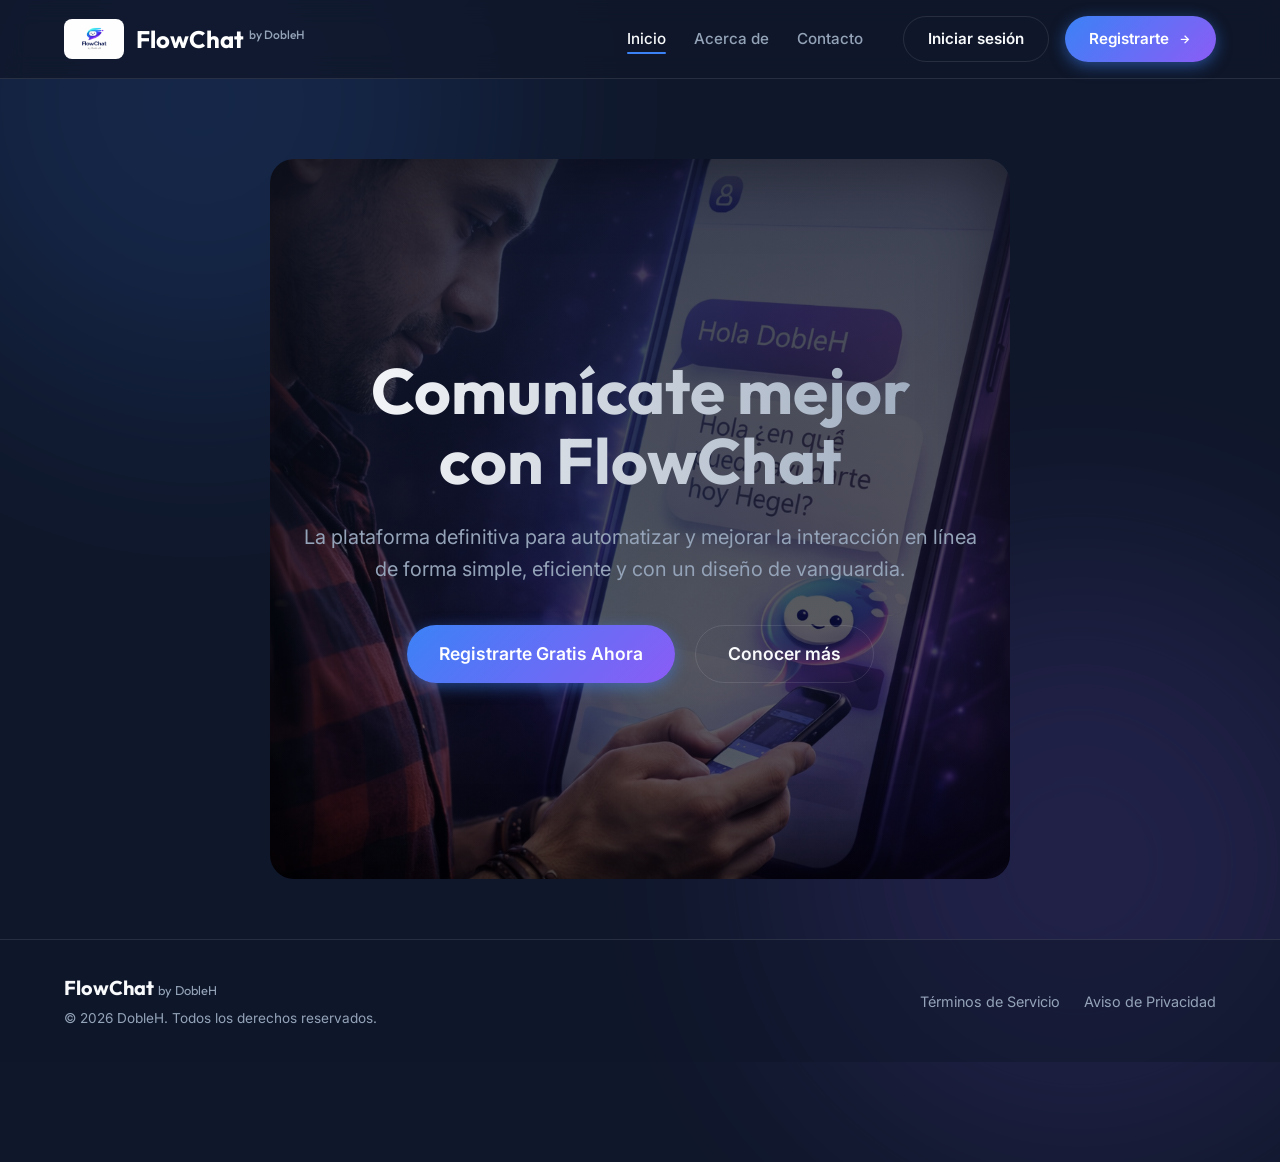
<file: index.html>
<!DOCTYPE html>
<html lang="es">
<head>
    <meta charset="UTF-8">
    <meta name="viewport" content="width=device-width, initial-scale=1.0">
    <title>Inicio - FlowChat by DobleH</title>
    <!-- Google Fonts -->
    <link rel="preconnect" href="https://fonts.googleapis.com">
    <link rel="preconnect" href="https://fonts.gstatic.com" crossorigin>
    <link href="https://fonts.googleapis.com/css2?family=Inter:wght@400;500;600;700&family=Outfit:wght@500;700&display=swap" rel="stylesheet">
    <!-- BoxIcons para iconos -->
    <link href='https://unpkg.com/boxicons@2.1.4/css/boxicons.min.css' rel='stylesheet'>
    <link rel="stylesheet" href="styles.css">
    <style>
        .hero-section {
            display: flex;
            align-items: center;
            justify-content: center;
            min-height: calc(100vh - 180px); /* Ajuste de altura */
            text-align: center;
            flex-direction: column;
            gap: 40px;
            /* Nuevas reglas de fondo (background) */
            background-image: linear-gradient(rgba(15, 23, 42, 0.8), rgba(0, 0, 0, 0.6)), url('mobile-chatbot.png');
            background-size: cover;
            background-position: center;
            background-repeat: no-repeat;
            border-radius: var(--radius-lg);
            margin-top: 20px;
            padding: 60px 20px;
            box-shadow: inset 0 0 80px rgba(0,0,0,0.5); /* Sombra interna para mezclar */
        }

        .hero-title {
            font-size: 4rem;
            line-height: 1.1;
            margin-bottom: 24px;
        }
        
        .hero-subtitle {
            font-size: 1.25rem;
            color: var(--text-secondary);
            max-width: 700px;
            margin: 0 auto 40px;
        }
        
        .hero-actions {
            display: flex;
            gap: 20px;
            justify-content: center;
        }

        @media (max-width: 768px) {
            .hero-title {
                font-size: 2.5rem;
            }
            .hero-actions {
                flex-direction: column;
            }
        }
    </style>
</head>
<body>

    <!-- Header Navigation -->
    <header class="header">
        <div class="container header-content">
            <a href="index.html" class="logo">
                <img src="logo.png" alt="FlowChat Logo">
                <span>FlowChat <span class="badge">by DobleH</span></span>
            </a>
            
            <button class="mobile-menu-btn" id="mobile-menu-btn">
                <i class='bx bx-menu'></i>
            </button>

            <nav class="nav-menu" id="nav-menu">
                <ul class="nav-links">
                    <li><a href="index.html" class="active">Inicio</a></li>
                    <li><a href="acerca-de.html">Acerca de</a></li>
                    <li><a href="contacto.html">Contacto</a></li>
                </ul>
                <div class="nav-auth">
                    <a href="https://flowchat-dh.base44.app" class="btn btn-outline" target="_blank" rel="noopener">Iniciar sesión</a>
                    <a href="https://flowchat-dh.base44.app" class="btn btn-primary btn-glow" target="_blank" rel="noopener">Registrarte <i class='bx bx-right-arrow-alt'></i></a>
                </div>
            </nav>
        </div>
    </header>

    <!-- Main Content -->
    <main class="main-content">
        <section class="container hero-section fade-in">
            <div>
                <h1 class="title hero-title">Comunícate mejor<br>con FlowChat</h1>
                <p class="hero-subtitle">La plataforma definitiva para automatizar y mejorar la interacción en línea de forma simple, eficiente y con un diseño de vanguardia.</p>
                <div class="hero-actions">
                    <a href="https://flowchat-dh.base44.app" class="btn btn-primary" style="padding: 14px 32px; font-size: 1.1rem;" target="_blank">Registrarte Gratis Ahora</a>
                    <a href="acerca-de.html" class="btn btn-outline" style="padding: 14px 32px; font-size: 1.1rem;">Conocer más</a>
                </div>
            </div>
            <!-- La imagen "hero-illustration" fue extraída y convertida en background en el CSS -->
        </section>
    </main>

    <!-- Footer -->
    <footer class="footer">
        <div class="container footer-content">
            <div class="footer-logo">
                <span class="logo-text">FlowChat <span style="font-size:0.8rem; font-weight:normal; color:var(--text-secondary)">by DobleH</span></span>
                <p>© 2026 DobleH. Todos los derechos reservados.</p>
            </div>
            <div class="footer-links">
                <a href="terminos.html">Términos de Servicio</a>
                <a href="privacidad.html">Aviso de Privacidad</a>
            </div>
        </div>
    </footer>

    <script src="script.js"></script>
</body>
</html>
</file>
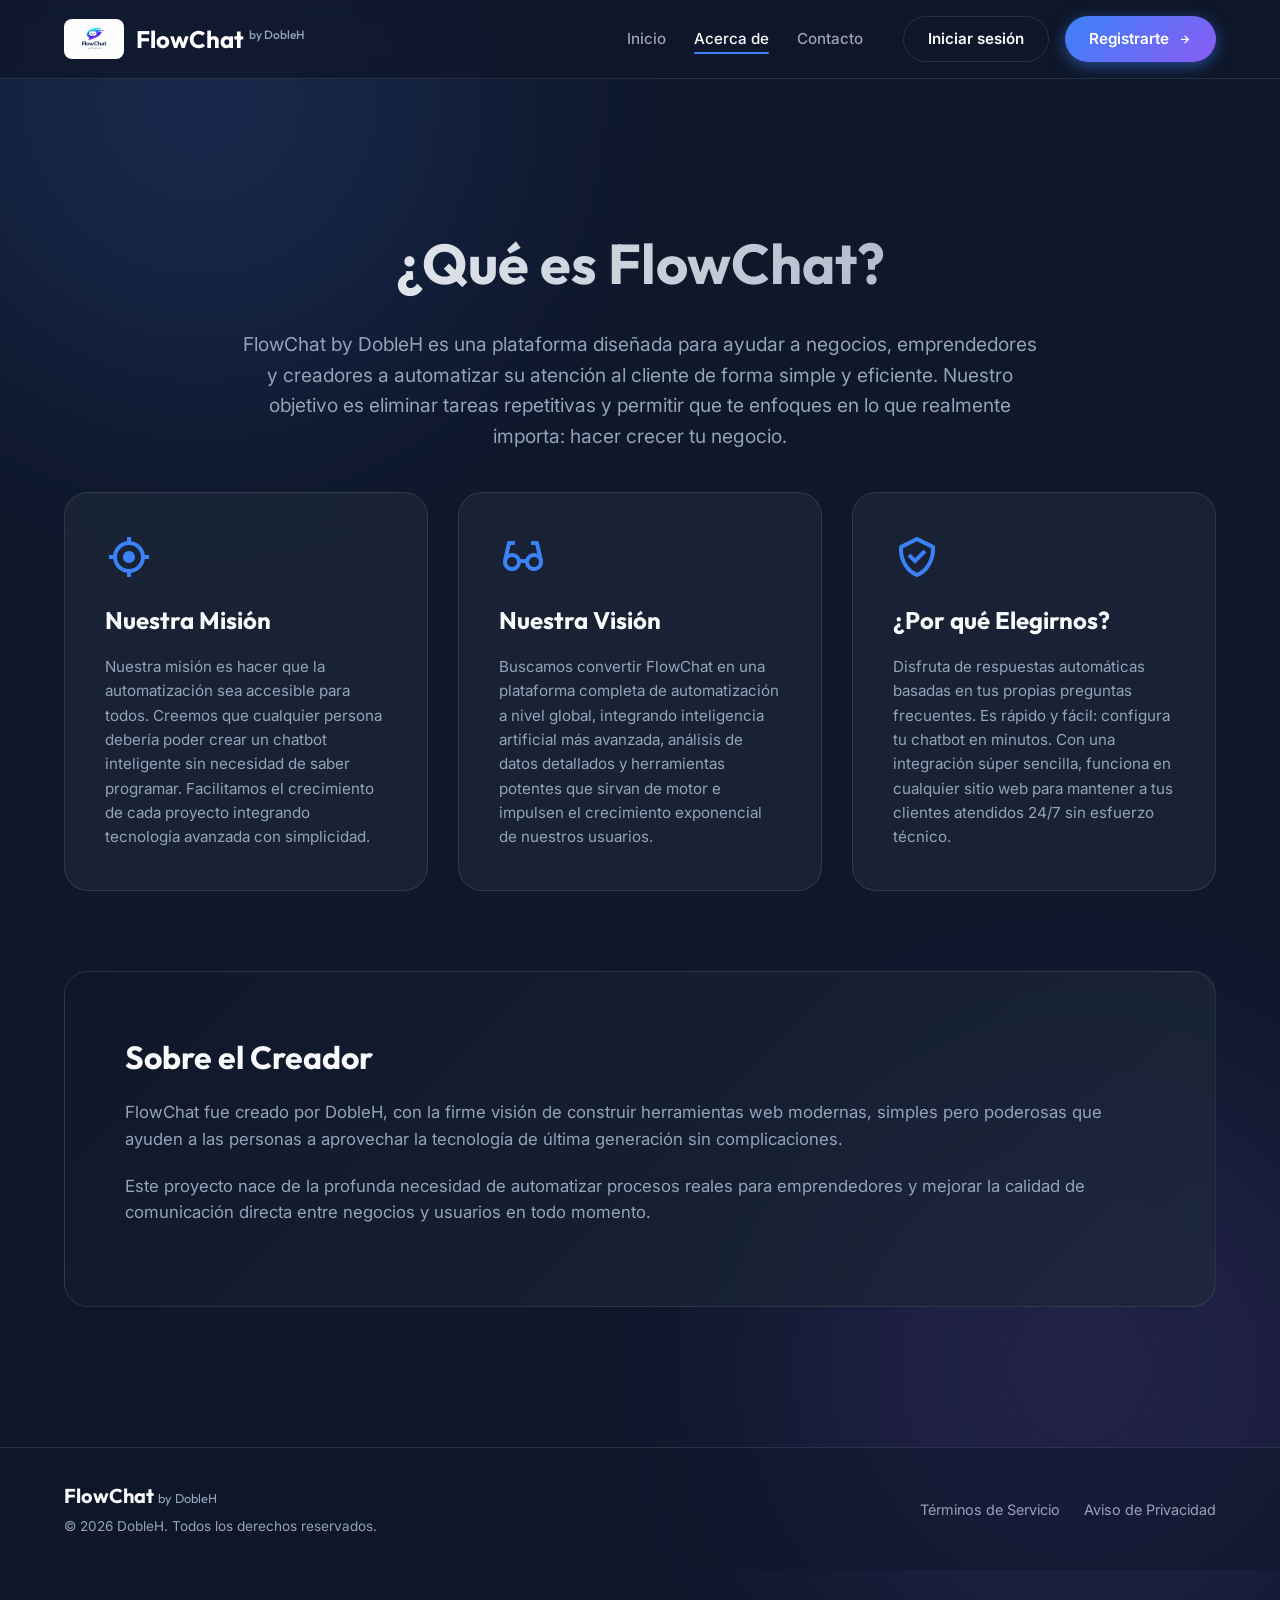
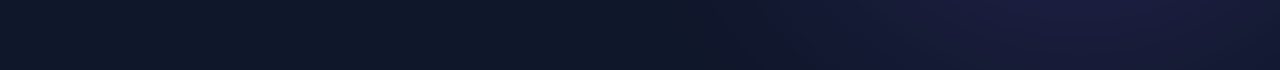
<file: acerca-de.html>
<!DOCTYPE html>
<html lang="es">
<head>
    <meta charset="UTF-8">
    <meta name="viewport" content="width=device-width, initial-scale=1.0">
    <title>Acerca de - FlowChat by DobleH</title>
    <!-- Google Fonts -->
    <link rel="preconnect" href="https://fonts.googleapis.com">
    <link rel="preconnect" href="https://fonts.gstatic.com" crossorigin>
    <link href="https://fonts.googleapis.com/css2?family=Inter:wght@400;500;600;700&family=Outfit:wght@500;700&display=swap" rel="stylesheet">
    <!-- BoxIcons para iconos -->
    <link href='https://unpkg.com/boxicons@2.1.4/css/boxicons.min.css' rel='stylesheet'>
    <link rel="stylesheet" href="styles.css">
    <style>
        .about-header {
            text-align: center;
            padding: 80px 0 40px;
        }

        .about-title {
            font-size: 3.5rem;
            margin-bottom: 20px;
        }

        .about-description {
            font-size: 1.2rem;
            color: var(--text-secondary);
            max-width: 800px;
            margin: 0 auto;
        }

        .about-grid {
            display: grid;
            grid-template-columns: repeat(auto-fit, minmax(300px, 1fr));
            gap: 30px;
            margin-bottom: 80px;
        }

        .about-card {
            background: var(--bg-glass);
            backdrop-filter: blur(16px);
            -webkit-backdrop-filter: blur(16px);
            border: 1px solid var(--border-glass);
            border-radius: var(--radius-lg);
            padding: 40px;
            transition: var(--transition);
        }

        .about-card:hover {
            transform: translateY(-5px);
            box-shadow: 0 10px 30px rgba(0,0,0,0.5);
            border-color: rgba(255, 255, 255, 0.2);
        }

        .about-card i {
            font-size: 3rem;
            color: var(--primary-color);
            margin-bottom: 20px;
            display: inline-block;
        }

        .about-card h3 {
            font-family: var(--font-heading);
            font-size: 1.5rem;
            margin-bottom: 16px;
            color: var(--text-primary);
        }

        .about-card p {
            color: var(--text-secondary);
            font-size: 0.95rem;
        }

        .creator-section {
            background: linear-gradient(135deg, rgba(15, 23, 42, 0.8), rgba(30, 41, 59, 0.8));
            border-radius: var(--radius-lg);
            border: 1px solid var(--border-glass);
            padding: 60px;
            text-align: left;
            display: flex;
            align-items: center;
            gap: 40px;
            margin-bottom: 80px;
        }

        .creator-info h3 {
            font-family: var(--font-heading);
            font-size: 2rem;
            margin-bottom: 16px;
        }

        .creator-info p {
            color: var(--text-secondary);
            font-size: 1.05rem;
            margin-bottom: 20px;
        }

        @media (max-width: 768px) {
            .creator-section {
                flex-direction: column;
                text-align: center;
                padding: 40px 20px;
            }
            .about-title {
                font-size: 2.5rem;
            }
        }
    </style>
</head>
<body>

    <!-- Header Navigation -->
    <header class="header">
        <div class="container header-content">
            <a href="index.html" class="logo">
                <img src="logo.png" alt="FlowChat Logo">
                <span>FlowChat <span class="badge">by DobleH</span></span>
            </a>
            
            <button class="mobile-menu-btn" id="mobile-menu-btn">
                <i class='bx bx-menu'></i>
            </button>

            <nav class="nav-menu" id="nav-menu">
                <ul class="nav-links">
                    <li><a href="index.html">Inicio</a></li>
                    <li><a href="acerca-de.html" class="active">Acerca de</a></li>
                    <li><a href="contacto.html">Contacto</a></li>
                </ul>
                <div class="nav-auth">
                    <a href="https://flowchat-dh.base44.app" class="btn btn-outline" target="_blank" rel="noopener">Iniciar sesión</a>
                    <a href="https://flowchat-dh.base44.app" class="btn btn-primary btn-glow" target="_blank" rel="noopener">Registrarte <i class='bx bx-right-arrow-alt'></i></a>
                </div>
            </nav>
        </div>
    </header>

    <!-- Main Content -->
    <main class="main-content" style="display: block;">
        <div class="container">
            
            <div class="about-header fade-in">
                <h1 class="title about-title">¿Qué es FlowChat?</h1>
                <p class="about-description">FlowChat by DobleH es una plataforma diseñada para ayudar a negocios, emprendedores y creadores a automatizar su atención al cliente de forma simple y eficiente. Nuestro objetivo es eliminar tareas repetitivas y permitir que te enfoques en lo que realmente importa: hacer crecer tu negocio.</p>
            </div>

            <div class="about-grid">
                <div class="about-card fade-in">
                    <i class='bx bx-target-lock'></i>
                    <h3>Nuestra Misión</h3>
                    <p>Nuestra misión es hacer que la automatización sea accesible para todos. Creemos que cualquier persona debería poder crear un chatbot inteligente sin necesidad de saber programar. Facilitamos el crecimiento de cada proyecto integrando tecnología avanzada con simplicidad.</p>
                </div>

                <div class="about-card fade-in" style="transition-delay: 0.1s;">
                    <i class='bx bx-glasses'></i>
                    <h3>Nuestra Visión</h3>
                    <p>Buscamos convertir FlowChat en una plataforma completa de automatización a nivel global, integrando inteligencia artificial más avanzada, análisis de datos detallados y herramientas potentes que sirvan de motor e impulsen el crecimiento exponencial de nuestros usuarios.</p>
                </div>

                <div class="about-card fade-in" style="transition-delay: 0.2s;">
                    <i class='bx bx-check-shield'></i>
                    <h3>¿Por qué Elegirnos?</h3>
                    <p>Disfruta de respuestas automáticas basadas en tus propias preguntas frecuentes. Es rápido y fácil: configura tu chatbot en minutos. Con una integración súper sencilla, funciona en cualquier sitio web para mantener a tus clientes atendidos 24/7 sin esfuerzo técnico.</p>
                </div>
            </div>

            <div class="creator-section slide-in-right">
                <div class="creator-info">
                    <h3>Sobre el Creador</h3>
                    <p>FlowChat fue creado por DobleH, con la firme visión de construir herramientas web modernas, simples pero poderosas que ayuden a las personas a aprovechar la tecnología de última generación sin complicaciones.</p>
                    <p>Este proyecto nace de la profunda necesidad de automatizar procesos reales para emprendedores y mejorar la calidad de comunicación directa entre negocios y usuarios en todo momento.</p>
                </div>
            </div>

        </div>
    </main>

    <!-- Footer -->
    <footer class="footer">
        <div class="container footer-content">
            <div class="footer-logo">
                <span class="logo-text">FlowChat <span style="font-size:0.8rem; font-weight:normal; color:var(--text-secondary)">by DobleH</span></span>
                <p>© 2026 DobleH. Todos los derechos reservados.</p>
            </div>
            <div class="footer-links">
                <a href="terminos.html">Términos de Servicio</a>
                <a href="privacidad.html">Aviso de Privacidad</a>
            </div>
        </div>
    </footer>

    <script src="script.js"></script>
</body>
</html>
</file>
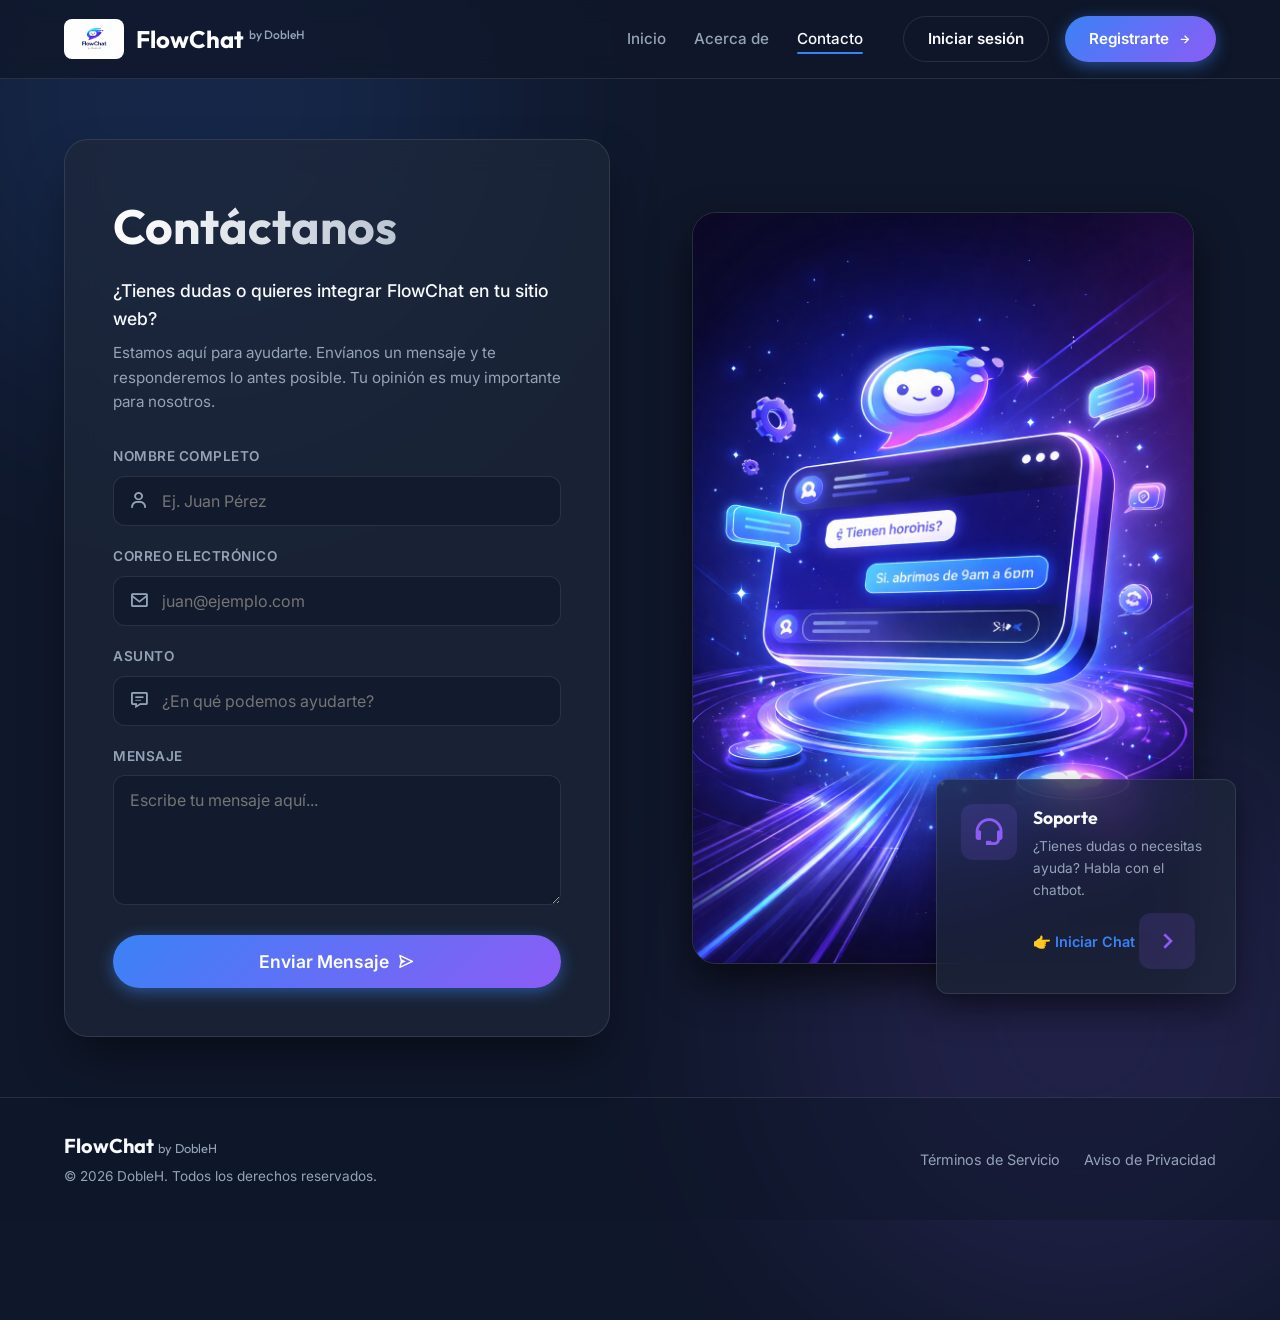
<file: contacto.html>
<!DOCTYPE html>
<html lang="es">
<head>
    <meta charset="UTF-8">
    <meta name="viewport" content="width=device-width, initial-scale=1.0">
    <title>Contacto - FlowChat by DobleH</title>
    <!-- Google Fonts -->
    <link rel="preconnect" href="https://fonts.googleapis.com">
    <link rel="preconnect" href="https://fonts.gstatic.com" crossorigin>
    <link href="https://fonts.googleapis.com/css2?family=Inter:wght@400;500;600;700&family=Outfit:wght@500;700&display=swap" rel="stylesheet">
    <!-- BoxIcons para iconos -->
    <link href='https://unpkg.com/boxicons@2.1.4/css/boxicons.min.css' rel='stylesheet'>
    <link rel="stylesheet" href="styles.css">
</head>
<body>

    <!-- Header Navigation -->
    <header class="header">
        <div class="container header-content">
            <a href="index.html" class="logo">
                <img src="logo.png" alt="FlowChat Logo">
                <span>FlowChat <span class="badge">by DobleH</span></span>
            </a>
            
            <button class="mobile-menu-btn" id="mobile-menu-btn">
                <i class='bx bx-menu'></i>
            </button>

            <nav class="nav-menu" id="nav-menu">
                <ul class="nav-links">
                    <li><a href="index.html">Inicio</a></li>
                    <li><a href="acerca-de.html">Acerca de</a></li>
                    <li><a href="contacto.html" class="active">Contacto</a></li>
                </ul>
                <div class="nav-auth">
                    <a href="https://flowchat-dh.base44.app" class="btn btn-outline" target="_blank" rel="noopener">Iniciar sesión</a>
                    <a href="https://flowchat-dh.base44.app" class="btn btn-primary btn-glow" target="_blank" rel="noopener">Registrarte <i class='bx bx-right-arrow-alt'></i></a>
                </div>
            </nav>
        </div>
    </header>

    <!-- Main Content -->
    <main class="main-content">
        <section class="contact-section container">
            
            <!-- Contenedor del Formulario -->
            <div class="contact-card fade-in">
                <div class="contact-header">
                    <h1 class="title">Contáctanos</h1>
                    <p class="subtitle">¿Tienes dudas o quieres integrar FlowChat en tu sitio web?</p>
                    <p class="description">Estamos aquí para ayudarte. Envíanos un mensaje y te responderemos lo antes posible. Tu opinión es muy importante para nosotros.</p>
                </div>

                <form id="contact-form" class="contact-form">
                    <div class="form-group">
                        <label for="name">Nombre Completo</label>
                        <div class="input-wrapper">
                            <i class='bx bx-user'></i>
                            <input type="text" id="name" name="name" placeholder="Ej. Juan Pérez" required>
                        </div>
                    </div>
                    
                    <div class="form-group">
                        <label for="email">Correo Electrónico</label>
                        <div class="input-wrapper">
                            <i class='bx bx-envelope'></i>
                            <input type="email" id="email" name="email" placeholder="juan@ejemplo.com" required>
                        </div>
                    </div>

                    <div class="form-group">
                        <label for="subject">Asunto</label>
                        <div class="input-wrapper">
                            <i class='bx bx-message-detail'></i>
                            <input type="text" id="subject" name="subject" placeholder="¿En qué podemos ayudarte?" required>
                        </div>
                    </div>
                    
                    <div class="form-group">
                        <label for="message">Mensaje</label>
                        <div class="input-wrapper">
                            <textarea id="message" name="message" rows="5" placeholder="Escribe tu mensaje aquí..." required></textarea>
                        </div>
                    </div>

                    <div id="form-alert" class="form-alert hidden"></div>

                    <button type="submit" class="btn btn-primary btn-submit">
                        <span>Enviar Mensaje</span>
                        <i class='bx bx-send'></i>
                    </button>
                </form>
            </div>

            <!-- Contenedor de la Ilustración (Glassmorphism + Imagen propiciada por usuario) -->
            <div class="illustration-card slide-in-right">
                <div class="glow-bg"></div>
                <div class="image-wrapper">
                    <!-- Nota: El usuario debe colocar aquí la imagen correspondiente (ej. la ilustración compartida) -->
                    <img src="illustration.png" alt="FlowChat Funcionalidades" class="floating-img">
                </div>
                
                <div class="info-box glass">
                    <i class='bx bx-support'></i>
                    <div>
                        <h3>Soporte</h3>
                        <p>¿Tienes dudas o necesitas ayuda? Habla con el chatbot.</p>
                        <a href="https://flowchat-dh.base44.app/WidgetPreview?id=69c1eb613106cf596451d740" class="link-btn" target="_blank" rel="noopener">👉 Iniciar Chat <i class='bx bx-chevron-right'></i></a>
                    </div>
                </div>
            </div>

        </section>
    </main>

    <!-- Footer -->
    <footer class="footer">
        <div class="container footer-content">
            <div class="footer-logo">
                <span class="logo-text">FlowChat <span style="font-size:0.8rem; font-weight:normal; color:var(--text-secondary)">by DobleH</span></span>
                <p>© 2026 DobleH. Todos los derechos reservados.</p>
            </div>
            <div class="footer-links">
                <a href="terminos.html">Términos de Servicio</a>
                <a href="privacidad.html">Aviso de Privacidad</a>
            </div>
        </div>
    </footer>

    <!-- BotForge Chat Widget -->
    <script
      src="https://flowchat-dh.base44.app/widget.js"
      data-bot-id="69c1eb613106cf596451d740"
      data-color="#3b82f6"
      data-position="bottom-right"
      data-welcome="Hola"
      defer>
    </script>
    <!-- Scripts -->
    <script src="script.js"></script>
</body>
</html>
</file>
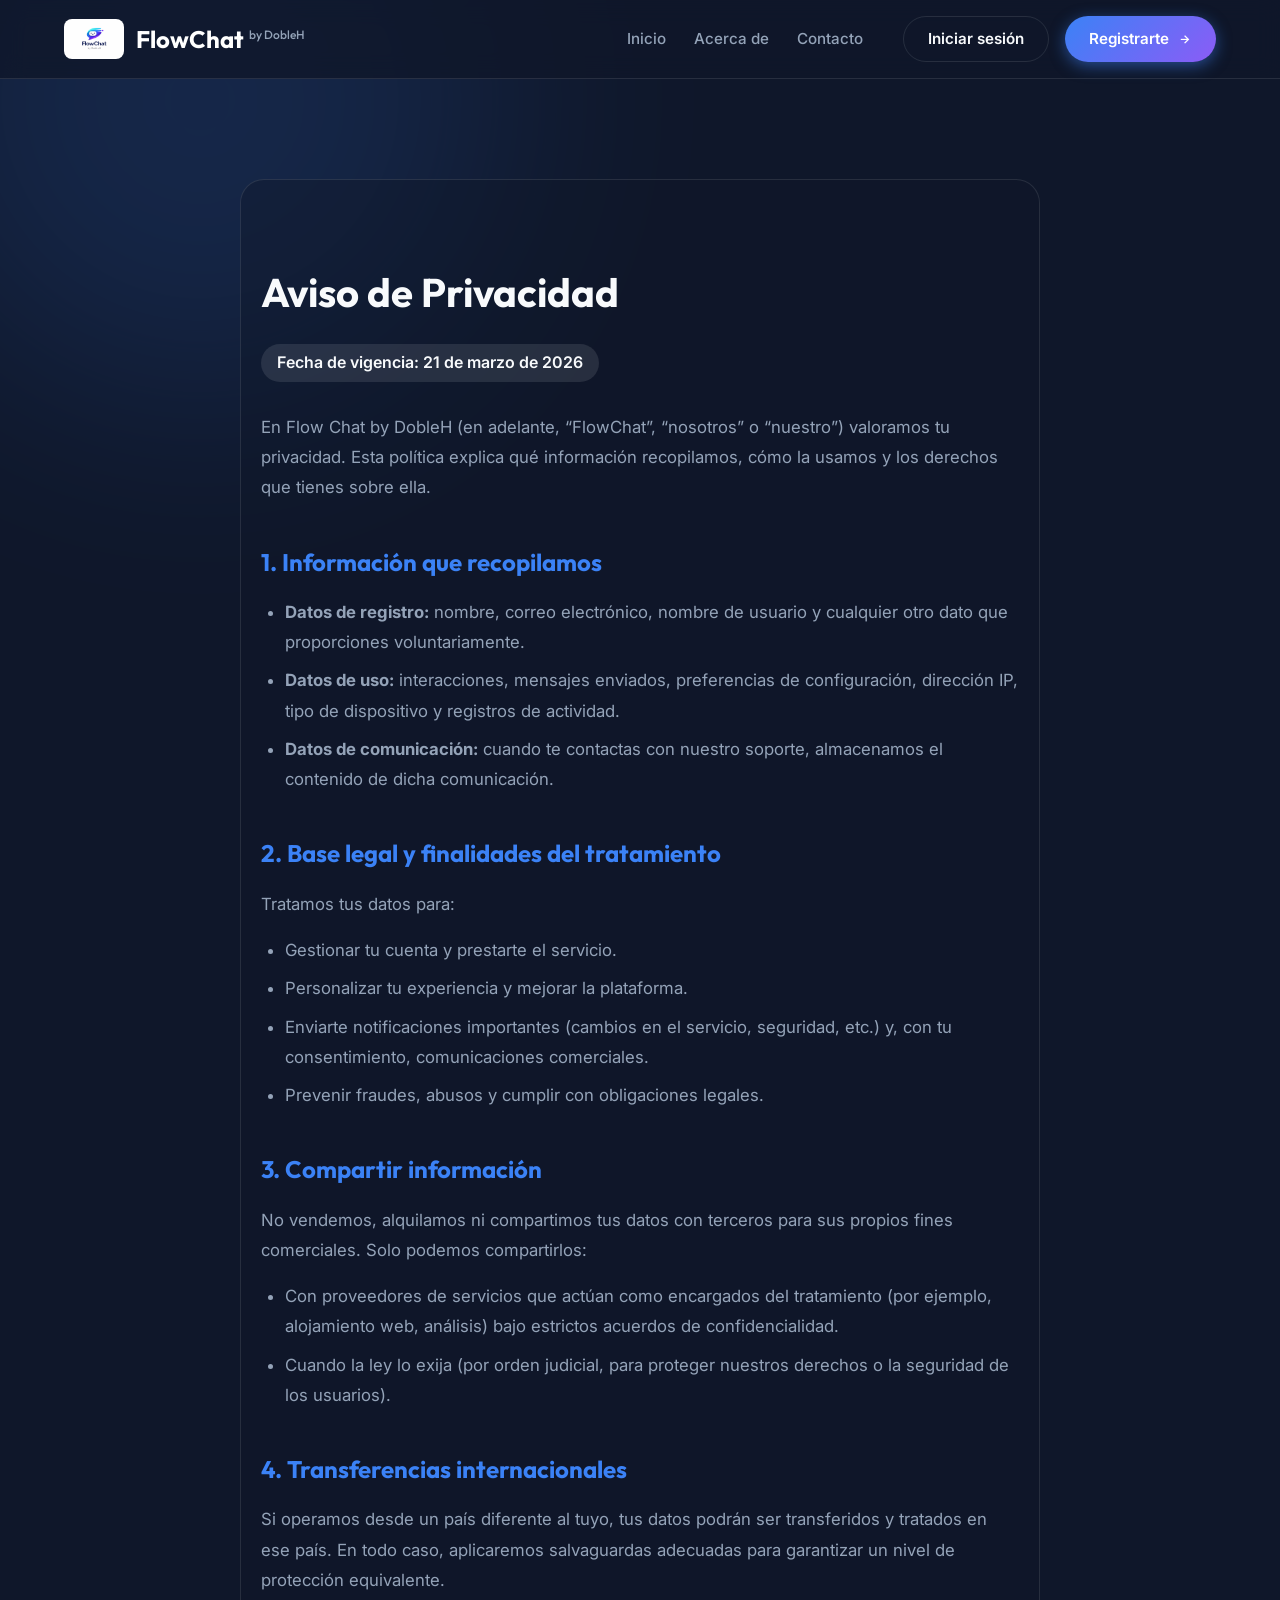
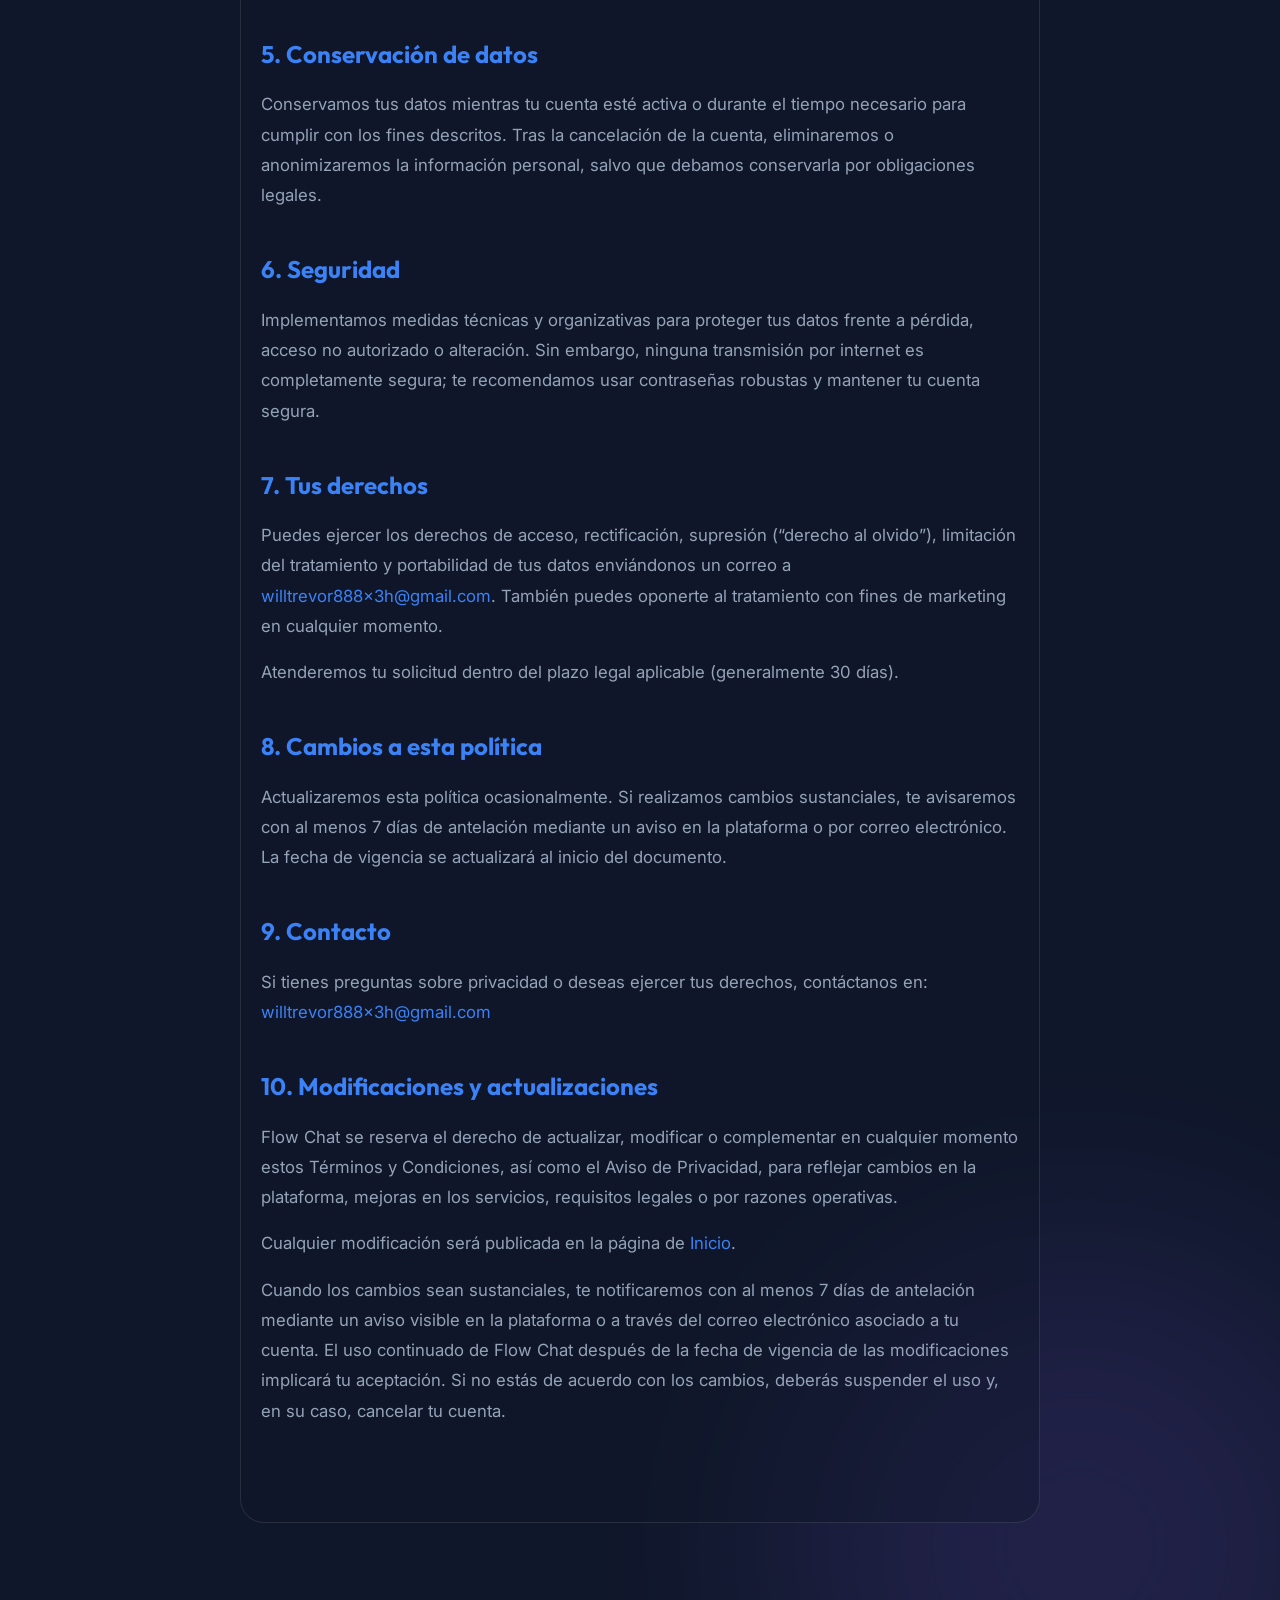
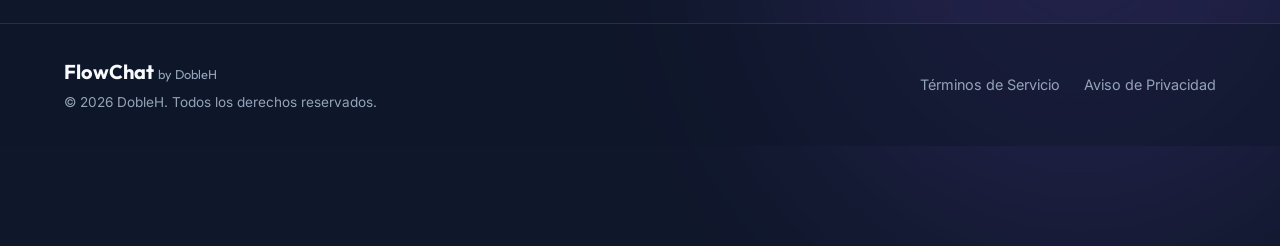
<file: privacidad.html>
<!DOCTYPE html>
<html lang="es">
<head>
    <meta charset="UTF-8">
    <meta name="viewport" content="width=device-width, initial-scale=1.0">
    <title>Aviso de Privacidad - FlowChat by DobleH</title>
    <!-- Google Fonts -->
    <link rel="preconnect" href="https://fonts.googleapis.com">
    <link rel="preconnect" href="https://fonts.gstatic.com" crossorigin>
    <link href="https://fonts.googleapis.com/css2?family=Inter:wght@400;500;600;700&family=Outfit:wght@500;700&display=swap" rel="stylesheet">
    <!-- BoxIcons para iconos -->
    <link href='https://unpkg.com/boxicons@2.1.4/css/boxicons.min.css' rel='stylesheet'>
    <link rel="stylesheet" href="styles.css">
    <style>
        .legal-section {
            padding: 80px 20px;
            max-width: 800px;
            margin: 0 auto;
            background: rgba(15, 23, 42, 0.4);
            border-radius: var(--radius-lg);
            border: 1px solid var(--border-glass);
            margin-top: 40px;
            margin-bottom: 40px;
        }
        .legal-section h1 {
            font-family: var(--font-heading);
            font-size: 2.5rem;
            margin-bottom: 20px;
            color: var(--text-primary);
        }
        .legal-section h2 {
            font-family: var(--font-heading);
            font-size: 1.5rem;
            margin-top: 40px;
            margin-bottom: 16px;
            color: var(--primary-color);
        }
        .legal-section p, .legal-section ul {
            color: var(--text-secondary);
            margin-bottom: 16px;
            font-size: 1.05rem;
            line-height: 1.8;
        }
        .legal-section ul {
            padding-left: 24px;
        }
        .legal-section li {
            margin-bottom: 8px;
        }
        .legal-date {
            font-weight: 600;
            color: var(--text-primary);
            margin-bottom: 30px;
            display: inline-block;
            background: rgba(255, 255, 255, 0.1);
            padding: 6px 16px;
            border-radius: var(--radius-pill);
        }
    </style>
</head>
<body>

    <!-- Header Navigation -->
    <header class="header">
        <div class="container header-content">
            <a href="index.html" class="logo">
                <img src="logo.png" alt="FlowChat Logo">
                <span>FlowChat <span class="badge">by DobleH</span></span>
            </a>
            
            <button class="mobile-menu-btn" id="mobile-menu-btn">
                <i class='bx bx-menu'></i>
            </button>

            <nav class="nav-menu" id="nav-menu">
                <ul class="nav-links">
                    <li><a href="index.html">Inicio</a></li>
                    <li><a href="acerca-de.html">Acerca de</a></li>
                    <li><a href="contacto.html">Contacto</a></li>
                </ul>
                <div class="nav-auth">
                    <a href="https://flowchat-dh.base44.app" class="btn btn-outline" target="_blank" rel="noopener">Iniciar sesión</a>
                    <a href="https://flowchat-dh.base44.app" class="btn btn-primary btn-glow" target="_blank" rel="noopener">Registrarte <i class='bx bx-right-arrow-alt'></i></a>
                </div>
            </nav>
        </div>
    </header>

    <!-- Main Content -->
    <main class="main-content" style="display: block;">
        <section class="container legal-section fade-in">
            <h1>Aviso de Privacidad</h1>
            <span class="legal-date">Fecha de vigencia: 21 de marzo de 2026</span>
            
            <p>En Flow Chat by DobleH (en adelante, “FlowChat”, “nosotros” o “nuestro”) valoramos tu privacidad. Esta política explica qué información recopilamos, cómo la usamos y los derechos que tienes sobre ella.</p>
            
            <h2>1. Información que recopilamos</h2>
            <ul>
                <li><strong>Datos de registro:</strong> nombre, correo electrónico, nombre de usuario y cualquier otro dato que proporciones voluntariamente.</li>
                <li><strong>Datos de uso:</strong> interacciones, mensajes enviados, preferencias de configuración, dirección IP, tipo de dispositivo y registros de actividad.</li>
                <li><strong>Datos de comunicación:</strong> cuando te contactas con nuestro soporte, almacenamos el contenido de dicha comunicación.</li>
            </ul>
            
            <h2>2. Base legal y finalidades del tratamiento</h2>
            <p>Tratamos tus datos para:</p>
            <ul>
                <li>Gestionar tu cuenta y prestarte el servicio.</li>
                <li>Personalizar tu experiencia y mejorar la plataforma.</li>
                <li>Enviarte notificaciones importantes (cambios en el servicio, seguridad, etc.) y, con tu consentimiento, comunicaciones comerciales.</li>
                <li>Prevenir fraudes, abusos y cumplir con obligaciones legales.</li>
            </ul>

            <h2>3. Compartir información</h2>
            <p>No vendemos, alquilamos ni compartimos tus datos con terceros para sus propios fines comerciales. Solo podemos compartirlos:</p>
            <ul>
                <li>Con proveedores de servicios que actúan como encargados del tratamiento (por ejemplo, alojamiento web, análisis) bajo estrictos acuerdos de confidencialidad.</li>
                <li>Cuando la ley lo exija (por orden judicial, para proteger nuestros derechos o la seguridad de los usuarios).</li>
            </ul>

            <h2>4. Transferencias internacionales</h2>
            <p>Si operamos desde un país diferente al tuyo, tus datos podrán ser transferidos y tratados en ese país. En todo caso, aplicaremos salvaguardas adecuadas para garantizar un nivel de protección equivalente.</p>

            <h2>5. Conservación de datos</h2>
            <p>Conservamos tus datos mientras tu cuenta esté activa o durante el tiempo necesario para cumplir con los fines descritos. Tras la cancelación de la cuenta, eliminaremos o anonimizaremos la información personal, salvo que debamos conservarla por obligaciones legales.</p>

            <h2>6. Seguridad</h2>
            <p>Implementamos medidas técnicas y organizativas para proteger tus datos frente a pérdida, acceso no autorizado o alteración. Sin embargo, ninguna transmisión por internet es completamente segura; te recomendamos usar contraseñas robustas y mantener tu cuenta segura.</p>

            <h2>7. Tus derechos</h2>
            <p>Puedes ejercer los derechos de acceso, rectificación, supresión (“derecho al olvido”), limitación del tratamiento y portabilidad de tus datos enviándonos un correo a <a href="mailto:willtrevor888x3h@gmail.com" style="color: var(--primary-color);">willtrevor888x3h@gmail.com</a>. También puedes oponerte al tratamiento con fines de marketing en cualquier momento.</p>
            <p>Atenderemos tu solicitud dentro del plazo legal aplicable (generalmente 30 días).</p>

            <h2>8. Cambios a esta política</h2>
            <p>Actualizaremos esta política ocasionalmente. Si realizamos cambios sustanciales, te avisaremos con al menos 7 días de antelación mediante un aviso en la plataforma o por correo electrónico. La fecha de vigencia se actualizará al inicio del documento.</p>

            <h2>9. Contacto</h2>
            <p>Si tienes preguntas sobre privacidad o deseas ejercer tus derechos, contáctanos en: <a href="mailto:willtrevor888x3h@gmail.com" style="color: var(--primary-color);">willtrevor888x3h@gmail.com</a></p>

            <h2>10. Modificaciones y actualizaciones</h2>
            <p>Flow Chat se reserva el derecho de actualizar, modificar o complementar en cualquier momento estos Términos y Condiciones, así como el Aviso de Privacidad, para reflejar cambios en la plataforma, mejoras en los servicios, requisitos legales o por razones operativas.</p>
            <p>Cualquier modificación será publicada en la página de <a href="index.html" style="color: var(--primary-color);">Inicio</a>.</p>
            <p>Cuando los cambios sean sustanciales, te notificaremos con al menos 7 días de antelación mediante un aviso visible en la plataforma o a través del correo electrónico asociado a tu cuenta. El uso continuado de Flow Chat después de la fecha de vigencia de las modificaciones implicará tu aceptación. Si no estás de acuerdo con los cambios, deberás suspender el uso y, en su caso, cancelar tu cuenta.</p>

        </section>
    </main>

    <!-- Footer -->
    <footer class="footer">
        <div class="container footer-content">
            <div class="footer-logo">
                <span class="logo-text">FlowChat <span style="font-size:0.8rem; font-weight:normal; color:var(--text-secondary)">by DobleH</span></span>
                <p>© 2026 DobleH. Todos los derechos reservados.</p>
            </div>
            <div class="footer-links">
                <a href="terminos.html">Términos de Servicio</a>
                <a href="privacidad.html">Aviso de Privacidad</a>
            </div>
        </div>
    </footer>

    <script src="script.js"></script>
</body>
</html>
</file>
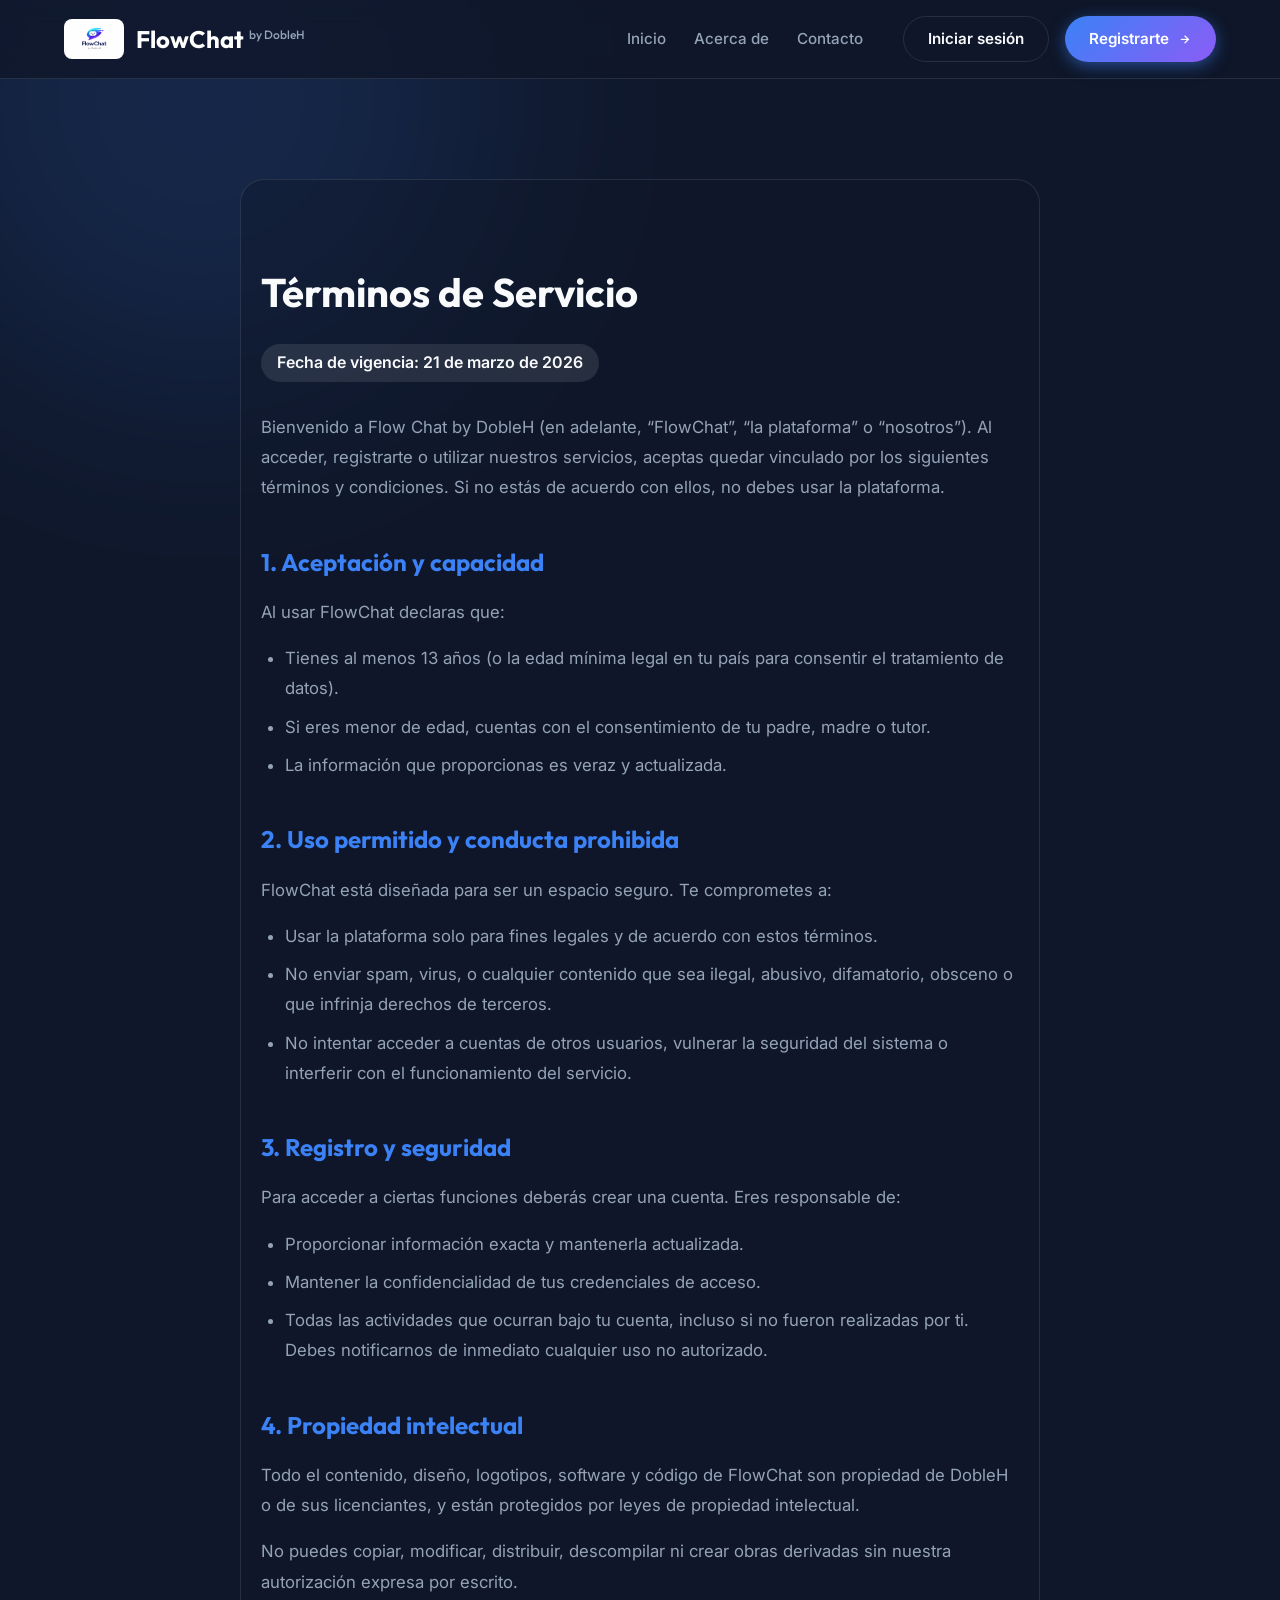
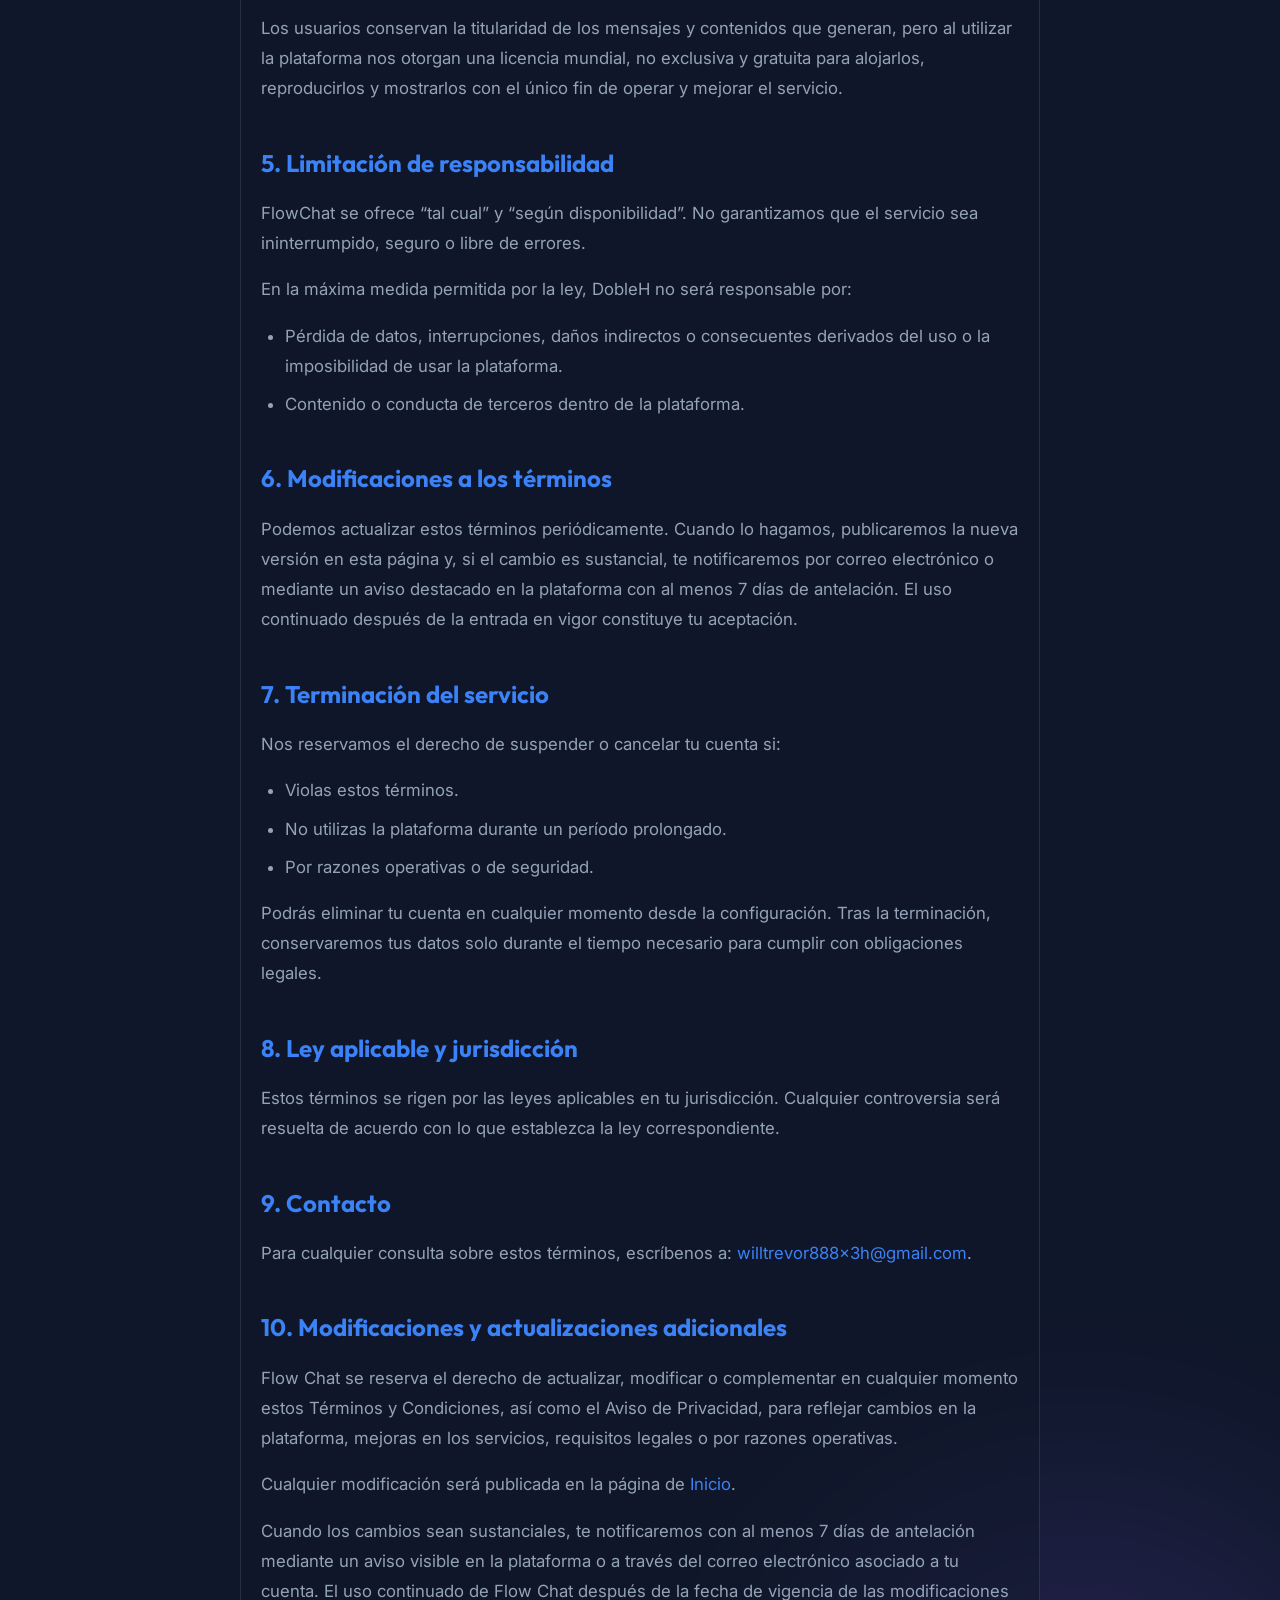
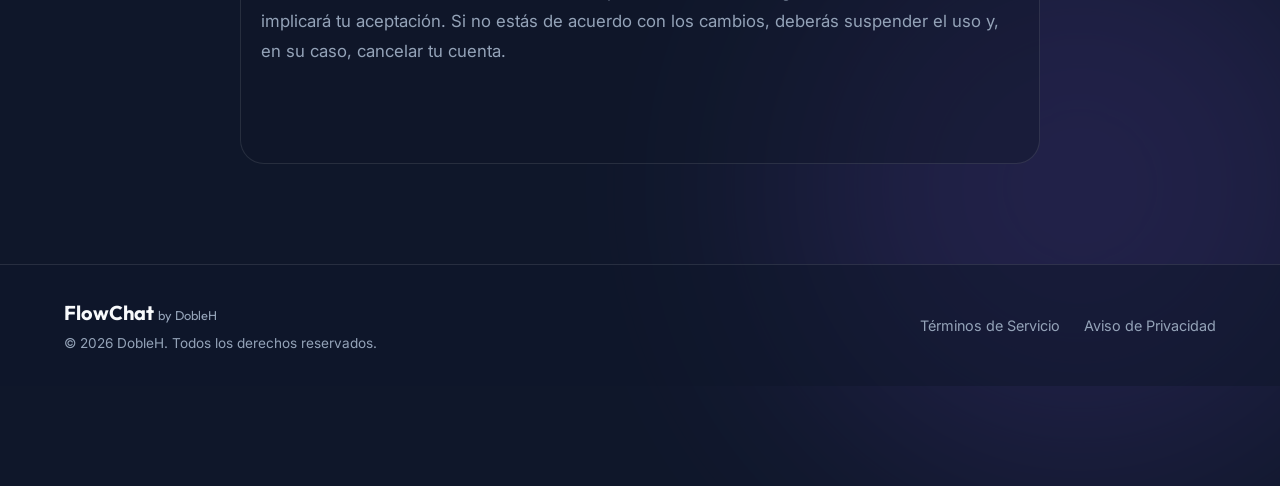
<file: terminos.html>
<!DOCTYPE html>
<html lang="es">
<head>
    <meta charset="UTF-8">
    <meta name="viewport" content="width=device-width, initial-scale=1.0">
    <title>Términos de Servicio - FlowChat by DobleH</title>
    <!-- Google Fonts -->
    <link rel="preconnect" href="https://fonts.googleapis.com">
    <link rel="preconnect" href="https://fonts.gstatic.com" crossorigin>
    <link href="https://fonts.googleapis.com/css2?family=Inter:wght@400;500;600;700&family=Outfit:wght@500;700&display=swap" rel="stylesheet">
    <!-- BoxIcons para iconos -->
    <link href='https://unpkg.com/boxicons@2.1.4/css/boxicons.min.css' rel='stylesheet'>
    <link rel="stylesheet" href="styles.css">
    <style>
        .legal-section {
            padding: 80px 20px;
            max-width: 800px;
            margin: 0 auto;
            background: rgba(15, 23, 42, 0.4);
            border-radius: var(--radius-lg);
            border: 1px solid var(--border-glass);
            margin-top: 40px;
            margin-bottom: 40px;
        }
        .legal-section h1 {
            font-family: var(--font-heading);
            font-size: 2.5rem;
            margin-bottom: 20px;
            color: var(--text-primary);
        }
        .legal-section h2 {
            font-family: var(--font-heading);
            font-size: 1.5rem;
            margin-top: 40px;
            margin-bottom: 16px;
            color: var(--primary-color);
        }
        .legal-section p, .legal-section ul {
            color: var(--text-secondary);
            margin-bottom: 16px;
            font-size: 1.05rem;
            line-height: 1.8;
        }
        .legal-section ul {
            padding-left: 24px;
        }
        .legal-section li {
            margin-bottom: 8px;
        }
        .legal-date {
            font-weight: 600;
            color: var(--text-primary);
            margin-bottom: 30px;
            display: inline-block;
            background: rgba(255, 255, 255, 0.1);
            padding: 6px 16px;
            border-radius: var(--radius-pill);
        }
    </style>
</head>
<body>

    <!-- Header Navigation -->
    <header class="header">
        <div class="container header-content">
            <a href="index.html" class="logo">
                <img src="logo.png" alt="FlowChat Logo">
                <span>FlowChat <span class="badge">by DobleH</span></span>
            </a>
            
            <button class="mobile-menu-btn" id="mobile-menu-btn">
                <i class='bx bx-menu'></i>
            </button>

            <nav class="nav-menu" id="nav-menu">
                <ul class="nav-links">
                    <li><a href="index.html">Inicio</a></li>
                    <li><a href="acerca-de.html">Acerca de</a></li>
                    <li><a href="contacto.html">Contacto</a></li>
                </ul>
                <div class="nav-auth">
                    <a href="https://flowchat-dh.base44.app" class="btn btn-outline" target="_blank" rel="noopener">Iniciar sesión</a>
                    <a href="https://flowchat-dh.base44.app" class="btn btn-primary btn-glow" target="_blank" rel="noopener">Registrarte <i class='bx bx-right-arrow-alt'></i></a>
                </div>
            </nav>
        </div>
    </header>

    <!-- Main Content -->
    <main class="main-content" style="display: block;">
        <section class="container legal-section fade-in">
            <h1>Términos de Servicio</h1>
            <span class="legal-date">Fecha de vigencia: 21 de marzo de 2026</span>
            
            <p>Bienvenido a Flow Chat by DobleH (en adelante, “FlowChat”, “la plataforma” o “nosotros”). Al acceder, registrarte o utilizar nuestros servicios, aceptas quedar vinculado por los siguientes términos y condiciones. Si no estás de acuerdo con ellos, no debes usar la plataforma.</p>
            
            <h2>1. Aceptación y capacidad</h2>
            <p>Al usar FlowChat declaras que:</p>
            <ul>
                <li>Tienes al menos 13 años (o la edad mínima legal en tu país para consentir el tratamiento de datos).</li>
                <li>Si eres menor de edad, cuentas con el consentimiento de tu padre, madre o tutor.</li>
                <li>La información que proporcionas es veraz y actualizada.</li>
            </ul>
            
            <h2>2. Uso permitido y conducta prohibida</h2>
            <p>FlowChat está diseñada para ser un espacio seguro. Te comprometes a:</p>
            <ul>
                <li>Usar la plataforma solo para fines legales y de acuerdo con estos términos.</li>
                <li>No enviar spam, virus, o cualquier contenido que sea ilegal, abusivo, difamatorio, obsceno o que infrinja derechos de terceros.</li>
                <li>No intentar acceder a cuentas de otros usuarios, vulnerar la seguridad del sistema o interferir con el funcionamiento del servicio.</li>
            </ul>

            <h2>3. Registro y seguridad</h2>
            <p>Para acceder a ciertas funciones deberás crear una cuenta. Eres responsable de:</p>
            <ul>
                <li>Proporcionar información exacta y mantenerla actualizada.</li>
                <li>Mantener la confidencialidad de tus credenciales de acceso.</li>
                <li>Todas las actividades que ocurran bajo tu cuenta, incluso si no fueron realizadas por ti. Debes notificarnos de inmediato cualquier uso no autorizado.</li>
            </ul>

            <h2>4. Propiedad intelectual</h2>
            <p>Todo el contenido, diseño, logotipos, software y código de FlowChat son propiedad de DobleH o de sus licenciantes, y están protegidos por leyes de propiedad intelectual.</p>
            <p>No puedes copiar, modificar, distribuir, descompilar ni crear obras derivadas sin nuestra autorización expresa por escrito.</p>
            <p>Los usuarios conservan la titularidad de los mensajes y contenidos que generan, pero al utilizar la plataforma nos otorgan una licencia mundial, no exclusiva y gratuita para alojarlos, reproducirlos y mostrarlos con el único fin de operar y mejorar el servicio.</p>

            <h2>5. Limitación de responsabilidad</h2>
            <p>FlowChat se ofrece “tal cual” y “según disponibilidad”. No garantizamos que el servicio sea ininterrumpido, seguro o libre de errores.</p>
            <p>En la máxima medida permitida por la ley, DobleH no será responsable por:</p>
            <ul>
                <li>Pérdida de datos, interrupciones, daños indirectos o consecuentes derivados del uso o la imposibilidad de usar la plataforma.</li>
                <li>Contenido o conducta de terceros dentro de la plataforma.</li>
            </ul>

            <h2>6. Modificaciones a los términos</h2>
            <p>Podemos actualizar estos términos periódicamente. Cuando lo hagamos, publicaremos la nueva versión en esta página y, si el cambio es sustancial, te notificaremos por correo electrónico o mediante un aviso destacado en la plataforma con al menos 7 días de antelación. El uso continuado después de la entrada en vigor constituye tu aceptación.</p>

            <h2>7. Terminación del servicio</h2>
            <p>Nos reservamos el derecho de suspender o cancelar tu cuenta si:</p>
            <ul>
                <li>Violas estos términos.</li>
                <li>No utilizas la plataforma durante un período prolongado.</li>
                <li>Por razones operativas o de seguridad.</li>
            </ul>
            <p>Podrás eliminar tu cuenta en cualquier momento desde la configuración. Tras la terminación, conservaremos tus datos solo durante el tiempo necesario para cumplir con obligaciones legales.</p>

            <h2>8. Ley aplicable y jurisdicción</h2>
            <p>Estos términos se rigen por las leyes aplicables en tu jurisdicción. Cualquier controversia será resuelta de acuerdo con lo que establezca la ley correspondiente.</p>

            <h2>9. Contacto</h2>
            <p>Para cualquier consulta sobre estos términos, escríbenos a: <a href="mailto:willtrevor888x3h@gmail.com" style="color: var(--primary-color);">willtrevor888x3h@gmail.com</a>.</p>

            <h2>10. Modificaciones y actualizaciones adicionales</h2>
            <p>Flow Chat se reserva el derecho de actualizar, modificar o complementar en cualquier momento estos Términos y Condiciones, así como el Aviso de Privacidad, para reflejar cambios en la plataforma, mejoras en los servicios, requisitos legales o por razones operativas.</p>
            <p>Cualquier modificación será publicada en la página de <a href="index.html" style="color: var(--primary-color);">Inicio</a>.</p>
            <p>Cuando los cambios sean sustanciales, te notificaremos con al menos 7 días de antelación mediante un aviso visible en la plataforma o a través del correo electrónico asociado a tu cuenta. El uso continuado de Flow Chat después de la fecha de vigencia de las modificaciones implicará tu aceptación. Si no estás de acuerdo con los cambios, deberás suspender el uso y, en su caso, cancelar tu cuenta.</p>

        </section>
    </main>

    <!-- Footer -->
    <footer class="footer">
        <div class="container footer-content">
            <div class="footer-logo">
                <span class="logo-text">FlowChat <span style="font-size:0.8rem; font-weight:normal; color:var(--text-secondary)">by DobleH</span></span>
                <p>© 2026 DobleH. Todos los derechos reservados.</p>
            </div>
            <div class="footer-links">
                <a href="terminos.html">Términos de Servicio</a>
                <a href="privacidad.html">Aviso de Privacidad</a>
            </div>
        </div>
    </footer>

    <script src="script.js"></script>
</body>
</html>
</file>
<file: styles.css>
/* =========================================
   VARIABLES & RESET
========================================= */
:root {
    /* Paleta de colores Dark Theme Moderna */
    --bg-dark: #0f172a;      /* Slate 900 */
    --bg-card: #1e293b;      /* Slate 800 */
    --bg-glass: rgba(30, 41, 59, 0.7);
    --border-glass: rgba(255, 255, 255, 0.1);
    
    --text-primary: #f8fafc; /* Slate 50 */
    --text-secondary: #94a3b8; /* Slate 400 */
    
    --primary-color: #3b82f6; /* Blue 500 */
    --primary-hover: #2563eb; /* Blue 600 */
    --primary-glow: rgba(59, 130, 246, 0.5);
    
    --accent-color: #8b5cf6;  /* Violet 500 */
    --accent-glow: rgba(139, 92, 246, 0.5);

    --success-color: #10b981;
    --error-color: #ef4444;

    /* Tipografías */
    --font-heading: 'Outfit', sans-serif;
    --font-body: 'Inter', sans-serif;

    /* Espaciados y Bordes */
    --radius-md: 12px;
    --radius-lg: 24px;
    --radius-pill: 9999px;
    --transition: all 0.3s cubic-bezier(0.4, 0, 0.2, 1);
}

* {
    margin: 0;
    padding: 0;
    box-sizing: border-box;
}

body {
    font-family: var(--font-body);
    background-color: var(--bg-dark);
    color: var(--text-primary);
    line-height: 1.6;
    overflow-x: hidden;
    position: relative;
    min-height: 100vh;
    display: flex;
    flex-direction: column;
}

/* Background Ambient Glow */
body::before, body::after {
    content: '';
    position: absolute;
    width: 600px;
    height: 600px;
    border-radius: 50%;
    filter: blur(120px);
    z-index: -1;
    opacity: 0.15;
}

body::before {
    top: -200px;
    left: -100px;
    background: var(--primary-color);
}

body::after {
    bottom: -100px;
    right: -100px;
    background: var(--accent-color);
}

.container {
    max-width: 1200px;
    margin: 0 auto;
    padding: 0 24px;
}

a {
    text-decoration: none;
    color: inherit;
    transition: var(--transition);
}

/* =========================================
   BUTTONS
========================================= */
.btn {
    display: inline-flex;
    align-items: center;
    justify-content: center;
    gap: 8px;
    padding: 10px 24px;
    border-radius: var(--radius-pill);
    font-weight: 600;
    font-size: 0.95rem;
    cursor: pointer;
    transition: var(--transition);
    border: none;
    outline: none;
    font-family: var(--font-body);
}

.btn-primary {
    background: linear-gradient(135deg, var(--primary-color), var(--accent-color));
    color: white;
    box-shadow: 0 4px 15px var(--primary-glow);
}

.btn-primary:hover {
    box-shadow: 0 6px 25px var(--primary-glow);
    transform: translateY(-2px);
}

.btn-outline {
    background: transparent;
    color: var(--text-primary);
    border: 1px solid var(--border-glass);
}

.btn-outline:hover {
    background: rgba(255, 255, 255, 0.05);
    border-color: rgba(255, 255, 255, 0.2);
}

/* =========================================
   HEADER & NAVIGATION
========================================= */
.header {
    position: sticky;
    top: 0;
    z-index: 100;
    background: rgba(15, 23, 42, 0.8);
    backdrop-filter: blur(12px);
    -webkit-backdrop-filter: blur(12px);
    border-bottom: 1px solid var(--border-glass);
    padding: 16px 0;
}

.header-content {
    display: flex;
    justify-content: space-between;
    align-items: center;
}

.logo {
    display: flex;
    align-items: center;
    gap: 12px;
    font-family: var(--font-heading);
    font-size: 1.5rem;
    font-weight: 700;
    color: white;
}

.logo img {
    height: 40px;
    width: auto;
    border-radius: 8px;
    object-fit: contain;
}

.badge {
    font-size: 0.75rem;
    font-weight: 500;
    color: var(--text-secondary);
    vertical-align: super;
}

.nav-menu {
    display: flex;
    align-items: center;
    gap: 40px;
}

.nav-links {
    display: flex;
    list-style: none;
    gap: 28px;
}

.nav-links a {
    color: var(--text-secondary);
    font-size: 0.95rem;
    font-weight: 500;
    position: relative;
}

.nav-links a:hover, .nav-links a.active {
    color: var(--text-primary);
}

.nav-links a.active::after {
    content: '';
    position: absolute;
    bottom: -6px;
    left: 0;
    width: 100%;
    height: 2px;
    background: var(--primary-color);
    border-radius: 2px;
}

.nav-auth {
    display: flex;
    gap: 16px;
}

.mobile-menu-btn {
    display: none;
    background: none;
    border: none;
    color: var(--text-primary);
    font-size: 2rem;
    cursor: pointer;
}

/* =========================================
   MAIN LAYOUT (CONTACT HERO)
========================================= */
.main-content {
    flex: 1;
    display: flex;
    align-items: center;
    padding: 60px 0;
}

.contact-section {
    display: grid;
    grid-template-columns: 1fr 1fr;
    gap: 60px;
    align-items: center;
}

/* =========================================
   CONTACT CARD & FORM
========================================= */
.contact-card {
    background: var(--bg-glass);
    backdrop-filter: blur(16px);
    -webkit-backdrop-filter: blur(16px);
    border: 1px solid var(--border-glass);
    border-radius: var(--radius-lg);
    padding: 48px;
    box-shadow: 0 25px 50px -12px rgba(0, 0, 0, 0.5);
    position: relative;
    overflow: hidden;
}

.contact-header {
    margin-bottom: 32px;
}

.title {
    font-family: var(--font-heading);
    font-size: 3rem;
    font-weight: 700;
    margin-bottom: 12px;
    background: linear-gradient(to right, #fff, #94a3b8);
    -webkit-background-clip: text;
    background-clip: text;
    -webkit-text-fill-color: transparent;
}

.subtitle {
    font-size: 1.1rem;
    color: var(--text-primary);
    font-weight: 500;
    margin-bottom: 8px;
}

.description {
    color: var(--text-secondary);
    font-size: 0.95rem;
}

.contact-form {
    display: flex;
    flex-direction: column;
    gap: 20px;
}

.form-group {
    display: flex;
    flex-direction: column;
    gap: 8px;
}

.form-group label {
    font-size: 0.85rem;
    font-weight: 600;
    color: var(--text-secondary);
    text-transform: uppercase;
    letter-spacing: 0.5px;
}

.input-wrapper {
    position: relative;
    display: flex;
    align-items: flex-start;
}

.input-wrapper i {
    position: absolute;
    left: 16px;
    top: 14px;
    color: var(--text-secondary);
    font-size: 1.25rem;
    transition: var(--transition);
}

.input-wrapper input,
.input-wrapper textarea {
    width: 100%;
    background: rgba(15, 23, 42, 0.6);
    border: 1px solid var(--border-glass);
    border-radius: var(--radius-md);
    padding: 14px 16px 14px 48px;
    color: var(--text-primary);
    font-family: var(--font-body);
    font-size: 1rem;
    transition: var(--transition);
}

.input-wrapper textarea {
    padding-left: 16px; 
    resize: vertical;
    min-height: 120px;
}

/* Corrección de padding para textarea (no lleva icono dentro) */
.input-wrapper:has(textarea) i {
    display: none;
}

.input-wrapper input:focus,
.input-wrapper textarea:focus {
    outline: none;
    border-color: var(--primary-color);
    background: rgba(15, 23, 42, 0.9);
    box-shadow: 0 0 0 4px rgba(59, 130, 246, 0.1);
}

.input-wrapper input:focus + i {
    color: var(--primary-color);
}

.btn-submit {
    margin-top: 10px;
    padding: 16px;
    font-size: 1.1rem;
}

/* =========================================
   ILLUSTRATION SIDE
========================================= */
.illustration-card {
    position: relative;
    display: flex;
    justify-content: center;
    align-items: center;
}

.image-wrapper {
    position: relative;
    z-index: 2;
    border-radius: var(--radius-lg);
    overflow: hidden;
    box-shadow: 0 20px 40px rgba(0,0,0,0.6);
    border: 1px solid var(--border-glass);
}

.floating-img {
    width: 100%;
    max-width: 500px;
    height: auto;
    display: block;
    animation: floating 6s ease-in-out infinite;
    background: var(--bg-card); /* Por si la imagen no carga */
}

.glow-bg {
    position: absolute;
    top: 50%;
    left: 50%;
    transform: translate(-50%, -50%);
    width: 80%;
    height: 80%;
    background: radial-gradient(circle, var(--accent-glow) 0%, transparent 70%);
    z-index: 1;
    filter: blur(40px);
    animation: pulse 4s ease-in-out infinite alternate;
}

/* Info Glass Box OVER Image */
.info-box {
    position: absolute;
    bottom: -30px;
    right: -20px;
    background: var(--bg-glass);
    backdrop-filter: blur(20px);
    -webkit-backdrop-filter: blur(20px);
    border: 1px solid var(--border-glass);
    padding: 24px;
    border-radius: var(--radius-md);
    display: flex;
    gap: 16px;
    align-items: flex-start;
    z-index: 3;
    box-shadow: 0 15px 35px rgba(0,0,0,0.4);
    max-width: 300px;
    animation: slideUp 0.8s ease-out 0.5s both;
}

.info-box i {
    font-size: 2rem;
    color: var(--accent-color);
    background: rgba(139, 92, 246, 0.15);
    padding: 12px;
    border-radius: 12px;
}

.info-box h3 {
    font-family: var(--font-heading);
    font-size: 1.1rem;
    margin-bottom: 4px;
}

.info-box p {
    font-size: 0.85rem;
    color: var(--text-secondary);
    margin-bottom: 12px;
}

.link-btn {
    display: inline-flex;
    align-items: center;
    gap: 4px;
    font-size: 0.9rem;
    font-weight: 600;
    color: var(--primary-color);
}

.link-btn:hover {
    color: var(--primary-hover);
    gap: 8px;
}

/* =========================================
   FOOTER
========================================= */
.footer {
    border-top: 1px solid var(--border-glass);
    padding: 32px 0;
    background: rgba(15, 23, 42, 0.5);
}

.footer-content {
    display: flex;
    justify-content: space-between;
    align-items: center;
}

.footer-logo {
    display: flex;
    flex-direction: column;
    gap: 4px;
}

.logo-text {
    font-family: var(--font-heading);
    font-weight: 700;
    font-size: 1.25rem;
}

.footer-logo p {
    font-size: 0.85rem;
    color: var(--text-secondary);
}

.footer-links {
    display: flex;
    gap: 24px;
}

.footer-links a {
    color: var(--text-secondary);
    font-size: 0.9rem;
}

.footer-links a:hover {
    color: var(--primary-color);
}

/* =========================================
   ALERTS / NOTIFICATIONS
========================================= */
.form-alert {
    padding: 12px 16px;
    border-radius: var(--radius-md);
    font-size: 0.9rem;
    font-weight: 500;
    display: flex;
    align-items: center;
    gap: 8px;
}

.form-alert.hidden {
    display: none;
}

.form-alert.success {
    background: rgba(16, 185, 129, 0.1);
    border: 1px solid var(--success-color);
    color: var(--success-color);
}

.form-alert.error {
    background: rgba(239, 68, 68, 0.1);
    border: 1px solid var(--error-color);
    color: var(--error-color);
}

/* =========================================
   ANIMATIONS & EFFECTS
========================================= */
@keyframes floating {
    0% { transform: translateY(0px); }
    50% { transform: translateY(-15px); }
    100% { transform: translateY(0px); }
}

@keyframes pulse {
    0% { transform: translate(-50%, -50%) scale(1); opacity: 0.5; }
    100% { transform: translate(-50%, -50%) scale(1.1); opacity: 0.8; }
}

@keyframes slideUp {
    from { transform: translateY(20px); opacity: 0; }
    to { transform: translateY(0); opacity: 1; }
}

/* Intersection Observer Classes */
.fade-in {
    opacity: 0;
    transform: translateY(20px);
    transition: opacity 0.8s ease-out, transform 0.8s ease-out;
}

.fade-in.visible {
    opacity: 1;
    transform: translateY(0);
}

.slide-in-right {
    opacity: 0;
    transform: translateX(30px);
    transition: opacity 0.8s ease-out, transform 0.8s ease-out;
}

.slide-in-right.visible {
    opacity: 1;
    transform: translateX(0);
}

/* =========================================
   RESPONSIVE (MEDIA QUERIES)
========================================= */
@media (max-width: 992px) {
    .contact-section {
        grid-template-columns: 1fr;
        gap: 40px;
    }
    
    .contact-card {
        padding: 32px;
    }
    
    .info-box {
        bottom: -20px;
        right: 0;
        left: 0;
        margin: 0 auto;
        transform: translateY(50%);
    }

    .illustration-card {
        margin-bottom: 40px; /* Space for the floating info box */
        padding: 0 20px;
    }
    
    .floating-img {
        max-width: 100%;
    }
}

@media (max-width: 768px) {
    .header-content {
        position: relative;
    }

    .mobile-menu-btn {
        display: block;
    }

    .nav-menu {
        position: absolute;
        top: 100%;
        left: 0;
        width: 100%;
        background: var(--bg-card);
        flex-direction: column;
        padding: 24px;
        border-radius: 0 0 var(--radius-lg) var(--radius-lg);
        box-shadow: 0 10px 30px rgba(0,0,0,0.5);
        clip-path: polygon(0 0, 100% 0, 100% 0, 0 0); /* Animación de apertura origin */
        transition: clip-path 0.4s ease-in-out;
        gap: 24px;
        border: 1px solid var(--border-glass);
        border-top: none;
    }

    .nav-menu.open {
        clip-path: polygon(0 0, 100% 0, 100% 100%, 0 100%);
    }

    .nav-links {
        flex-direction: column;
        width: 100%;
        text-align: center;
    }

    .nav-auth {
        flex-direction: column;
        width: 100%;
    }

    .nav-auth .btn {
        width: 100%;
    }

    .title {
        font-size: 2.2rem;
    }

    .footer-content {
        flex-direction: column;
        gap: 16px;
        text-align: center;
    }
}
</file>
